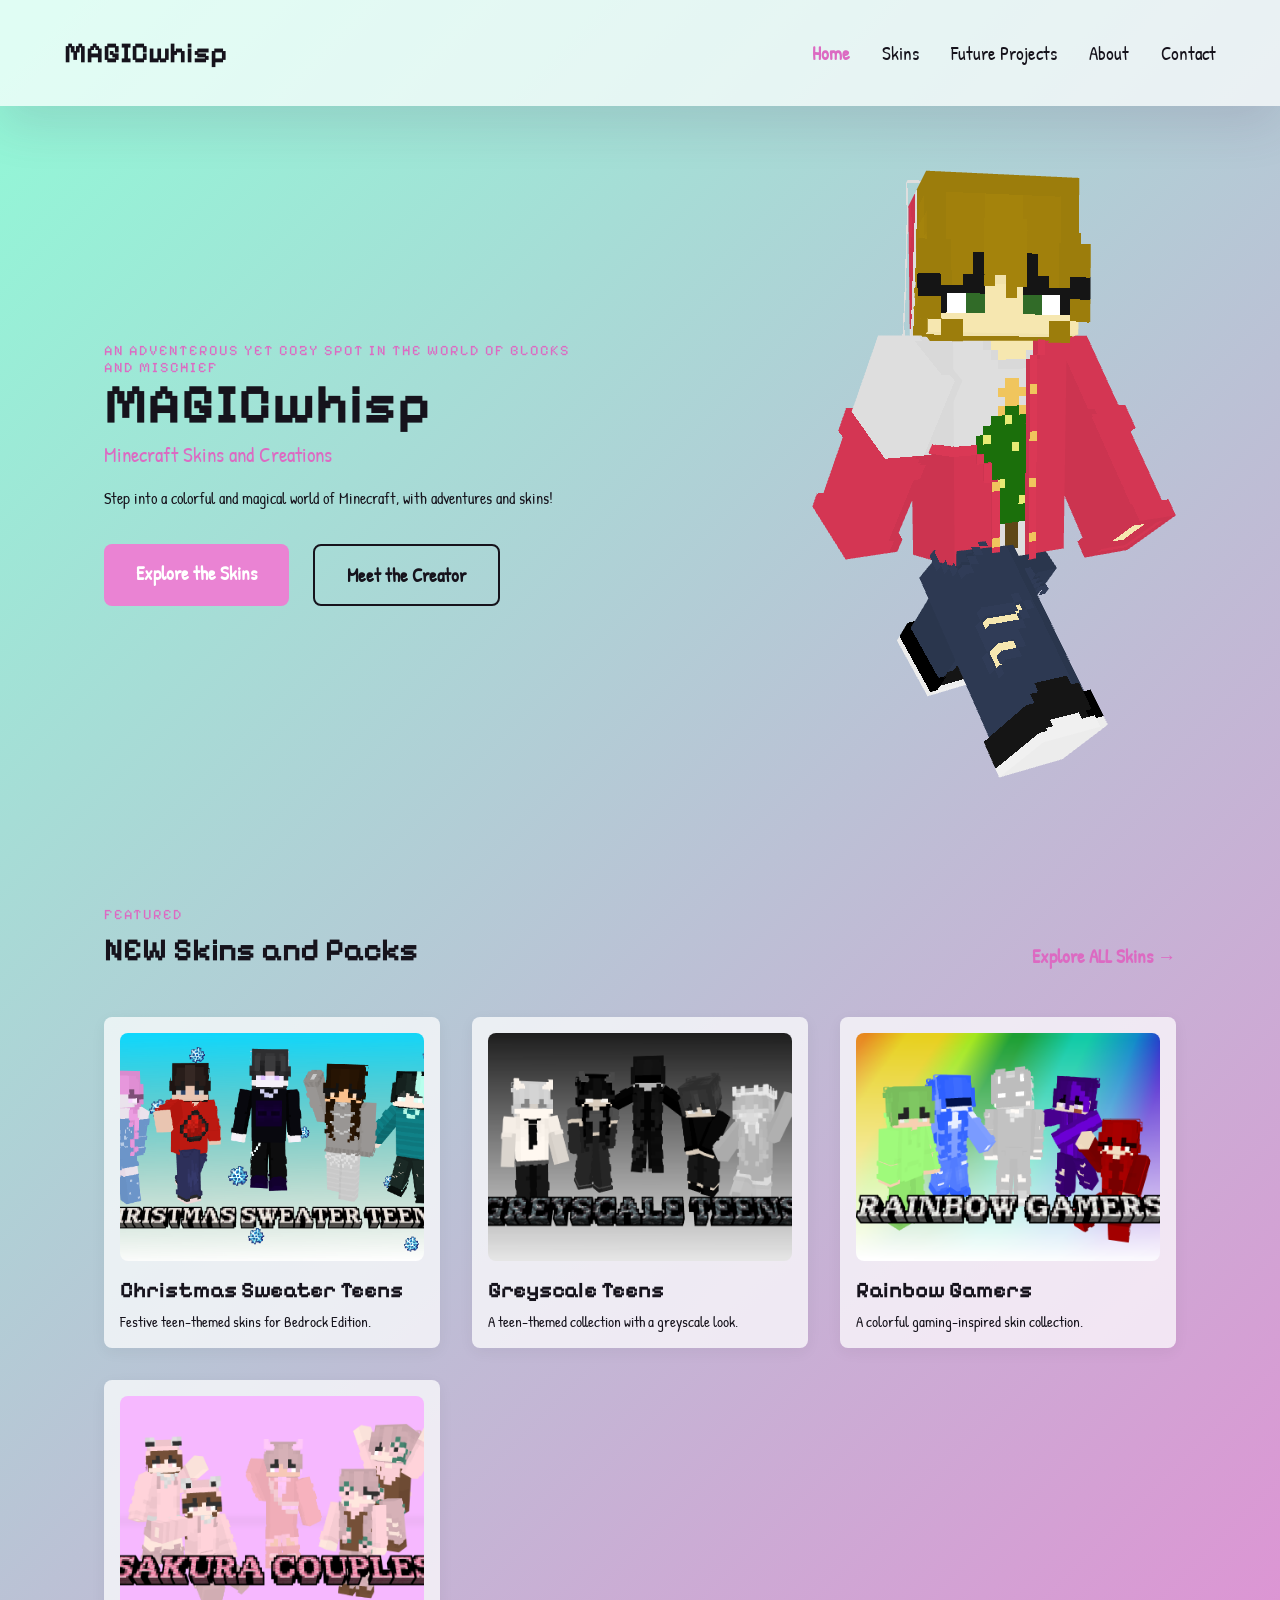
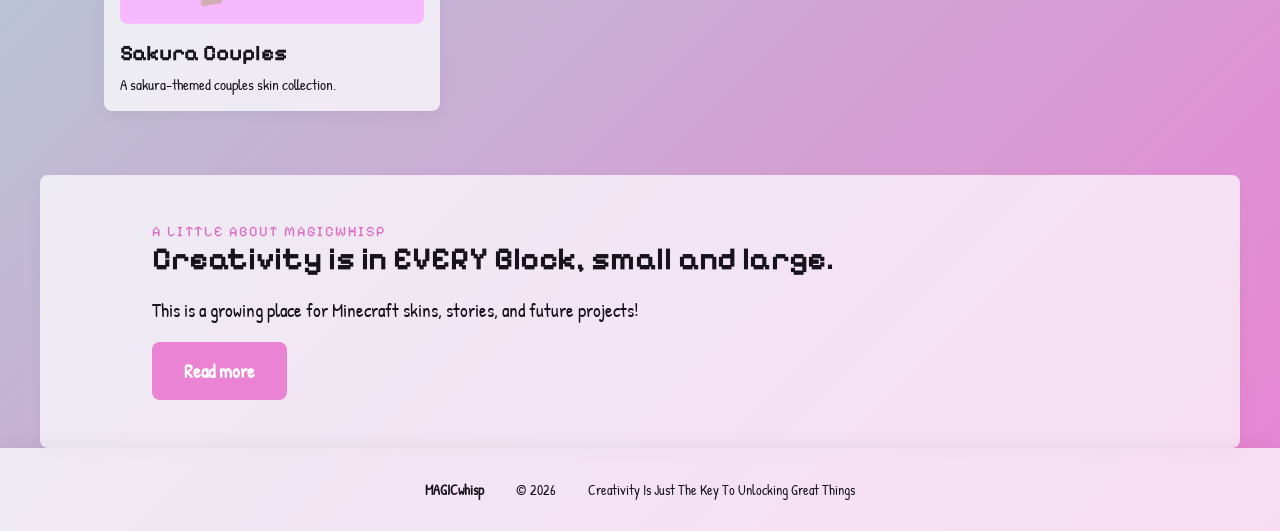
<file: index.html>
<!doctype html>
<html lang="en">
<head>
  <meta charset="UTF-8">
  <meta name="viewport" content="width=device-width, initial-scale=1.0">
  <meta name="description" content="MAGICwhisp Minecraft skins and creations.">
  <title>MAGICwhisp | Minecraft Skins & Creations</title>
  <link rel="preconnect" href="https://fonts.googleapis.com">
  <link rel="preconnect" href="https://fonts.gstatic.com" crossorigin>
  <link href="https://fonts.googleapis.com/css2?family=Pixelify+Sans:wght@400;500;600;700&family=Patrick+Hand&display=swap" rel="stylesheet">
  <link rel="stylesheet" href="css/style.css">
  <script defer src="js/site.js"></script>
</head>
<body>
  <div class="pixel-transition" aria-hidden="true"></div>
  <header class="site-header">
    <a class="brand" href="index.html" aria-label="MAGICwhisp home">MAGICwhisp</a>
    <button class="menu-toggle" aria-label="Open navigation" aria-expanded="false">☰</button>
    <nav class="site-nav" aria-label="Main navigation">
      <a class="active" href="index.html">Home</a>
      <a href="skins.html">Skins</a>
      <a href="future-projects.html">Future Projects</a>
      <a href="about.html">About</a>
      <a href="contact.html">Contact</a>
    </nav>
  </header>
  <main>
    <section class="hero page-shell">
      <div class="hero-copy">
        <p class="eyebrow">An adventerous yet cozy spot in the world of blocks and mischief</p>
        <h1>MAGICwhisp</h1>
        <p class="hero-subtitle">Minecraft Skins and Creations</p>
        <p class="hero-intro">Step into a colorful and magical world of Minecraft, with adventures and skins!</p>
        <div class="button-row">
          <a class="button" href="skins.html">Explore the Skins</a>
          <a class="button button-quiet" href="about.html">Meet the Creator</a>
        </div>
      </div>
      <img class="hero-art" src="assets/images/B.png" alt="My Christmas Style">
    </section>
    <section class="page-shell section-block">
      <div class="section-heading">
        <div><p class="eyebrow">Featured</p><h2>NEW Skins and Packs</h2></div>
        <a class="text-link" href="skins.html">Explore ALL Skins →</a>
      </div>
      <div class="feature-grid">
        <a class="feature-card" href="pack.html?pack=christmas-sweater-teens">
          <img class="card-image" src="assets/images/christmas-sweater-teens.png" alt="Christmas Sweater Teens skin pack">
          <h3>Christmas Sweater Teens</h3>
          <p>Festive teen-themed skins for Bedrock Edition.</p>
        </a>
        <a class="feature-card" href="pack.html?pack=greyscale-teens">
          <img class="card-image" src="assets/images/greyscale-teens.png" alt="Greyscale Teens skin pack">
          <h3>Greyscale Teens</h3>
          <p>A teen-themed collection with a greyscale look.</p>
        </a>
        <a class="feature-card" href="pack.html?pack=rainbow-gamers">
          <img class="card-image" src="assets/images/rainbow-gamers.png" alt="Rainbow Gamers skin pack">
          <h3>Rainbow Gamers</h3>
          <p>A colorful gaming-inspired skin collection.</p>
        </a>
        <a class="feature-card" href="pack.html?pack=sakura-couples">
          <img class="card-image" src="assets/images/sakura-couples.png" alt="Sakura Couples skin pack">
          <h3>Sakura Couples</h3>
          <p>A sakura-themed couples skin collection.</p>
        </a>
      </div>
    </section>
    <section class="page-shell callout">
      <div class="image-placeholder portrait-placeholder" role="img" aria-label="About MAGICwhisp" style="background-image:url('assets/images/YTAvatar.png');background-size:cover;background-position:center"></div>
      <div>
        <p class="eyebrow">A little about MAGICwhisp</p>
        <h2>Creativity is in EVERY Block, small and large.</h2>
        <p>This is a growing place for Minecraft skins, stories, and future projects!</p>
        <a class="button" href="about.html">Read more</a>
      </div>
    </section>
  </main>
  <footer class="site-footer"><strong>MAGICwhisp</strong><span>© 2026</span><span>Creativity Is Just The Key To Unlocking Great Things</span></footer>
</body>
</html>
</file>
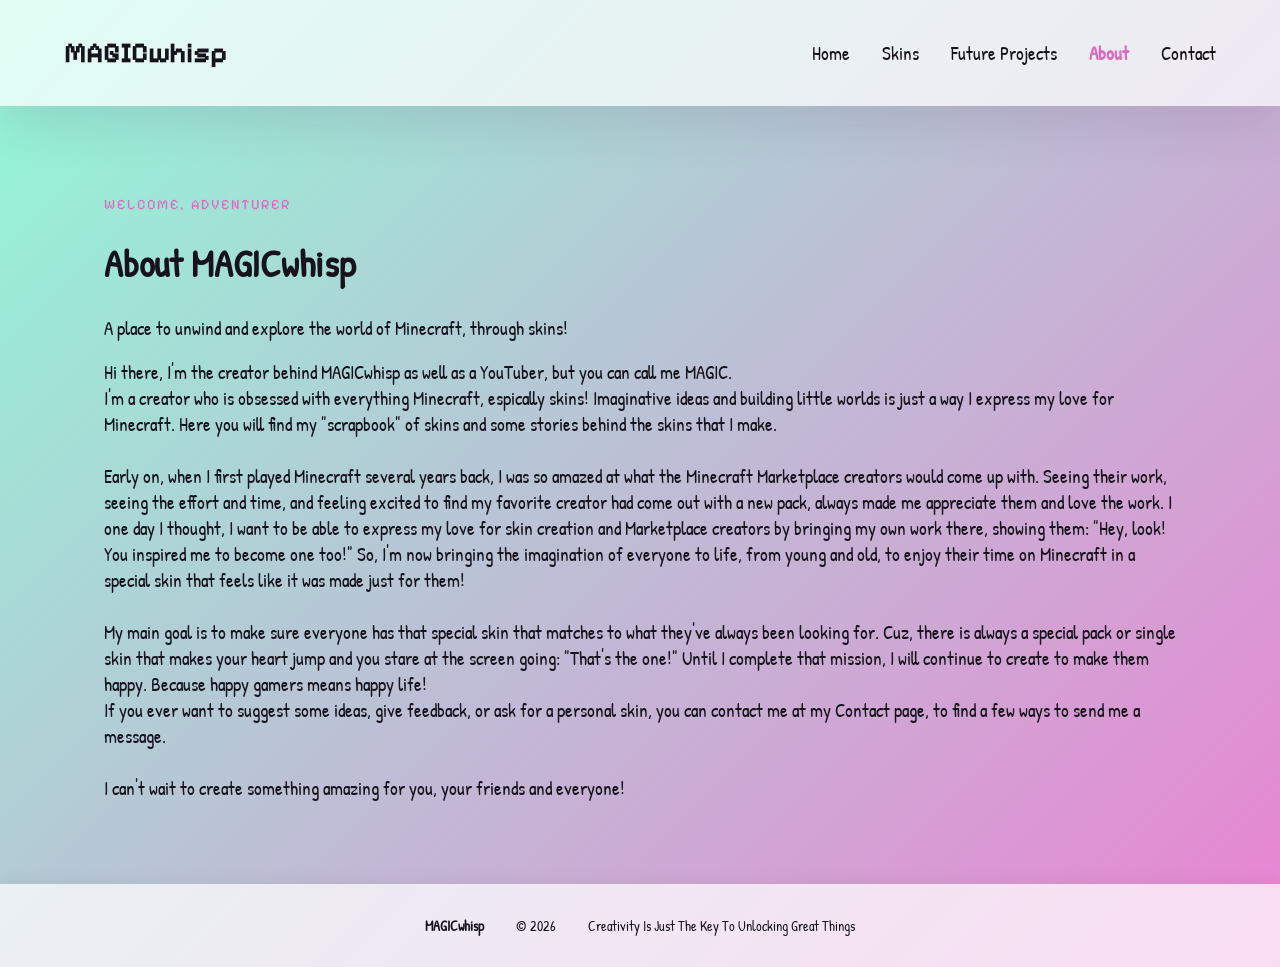
<file: about.html>
<!doctype html>
<html lang="en"><head><meta charset="UTF-8"><meta name="viewport" content="width=device-width, initial-scale=1.0"><title>About | MAGICwhisp</title><link rel="preconnect" href="https://fonts.googleapis.com"><link rel="preconnect" href="https://fonts.gstatic.com" crossorigin><link href="https://fonts.googleapis.com/css2?family=Pixelify+Sans:wght@400;500;600;700&family=Patrick+Hand&display=swap" rel="stylesheet"><link rel="stylesheet" href="css/style.css"><script defer src="js/site.js"></script></head><body><div class="pixel-transition" aria-hidden="true"></div><header class="site-header"><a class="brand" href="index.html">MAGICwhisp</a><button class="menu-toggle" aria-label="Open navigation" aria-expanded="false">☰</button><nav class="site-nav" aria-label="Main navigation"><a href="index.html">Home</a><a href="skins.html">Skins</a><a href="future-projects.html">Future Projects</a><a class="active" href="about.html">About</a><a href="contact.html">Contact</a></nav></header><main class="page-shell page-content"><div class="about-layout"><img
  class="detail-art"
><div><p class="eyebrow">Welcome, adventurer</p><h1>About MAGICwhisp</h1><p class="lead">A place to unwind and explore the world of Minecraft, through skins!</p><p>Hi there, I'm the creator behind MAGICwhisp as well as a <a href="https://www.youtube.com/@M.A.G.I.C_3">YouTuber</a>, but you can call me MAGIC.<br>I'm a creator who is obsessed with everything Minecraft, espically skins! Imaginative ideas and building little worlds is just a way I express my love for Minecraft. Here you will find my "scrapbook" of skins and some stories behind the skins that I make.<br><br>Early on, when I first played Minecraft several years back, I was so amazed at what the Minecraft Marketplace creators would come up with. Seeing their work, seeing the effort and time, and feeling excited to find my favorite creator had come out with a new pack, always made me appreciate them and love the work. I one day I thought, I want to be able to express my love for skin creation and Marketplace creators by bringing my own work there, showing them: "Hey, look! You inspired me to become one too!" So, I'm now bringing the imagination of everyone to life, from young and old, to enjoy their time on Minecraft in a special skin that feels like it was made just for them!<br><br>My main goal is to make sure everyone has that special skin that matches to what they've always been looking for. Cuz, there is always a special pack or single skin that makes your heart jump and you stare at the screen going: "That's the one!" Until I complete that mission, I will continue to create to make them happy. Because happy gamers means happy life!<br>If you ever want to suggest some ideas, give feedback, or ask for a personal skin, you can contact me at my <a href="contact.html">Contact</a> page, to find a few ways to send me a message.<br><br>I can't wait to create something amazing for you, your friends and everyone!</p></div></div></main><footer class="site-footer"><strong>MAGICwhisp</strong><span>© 2026</span><span>Creativity Is Just The Key To Unlocking Great Things</span></footer></body></html>
</file>
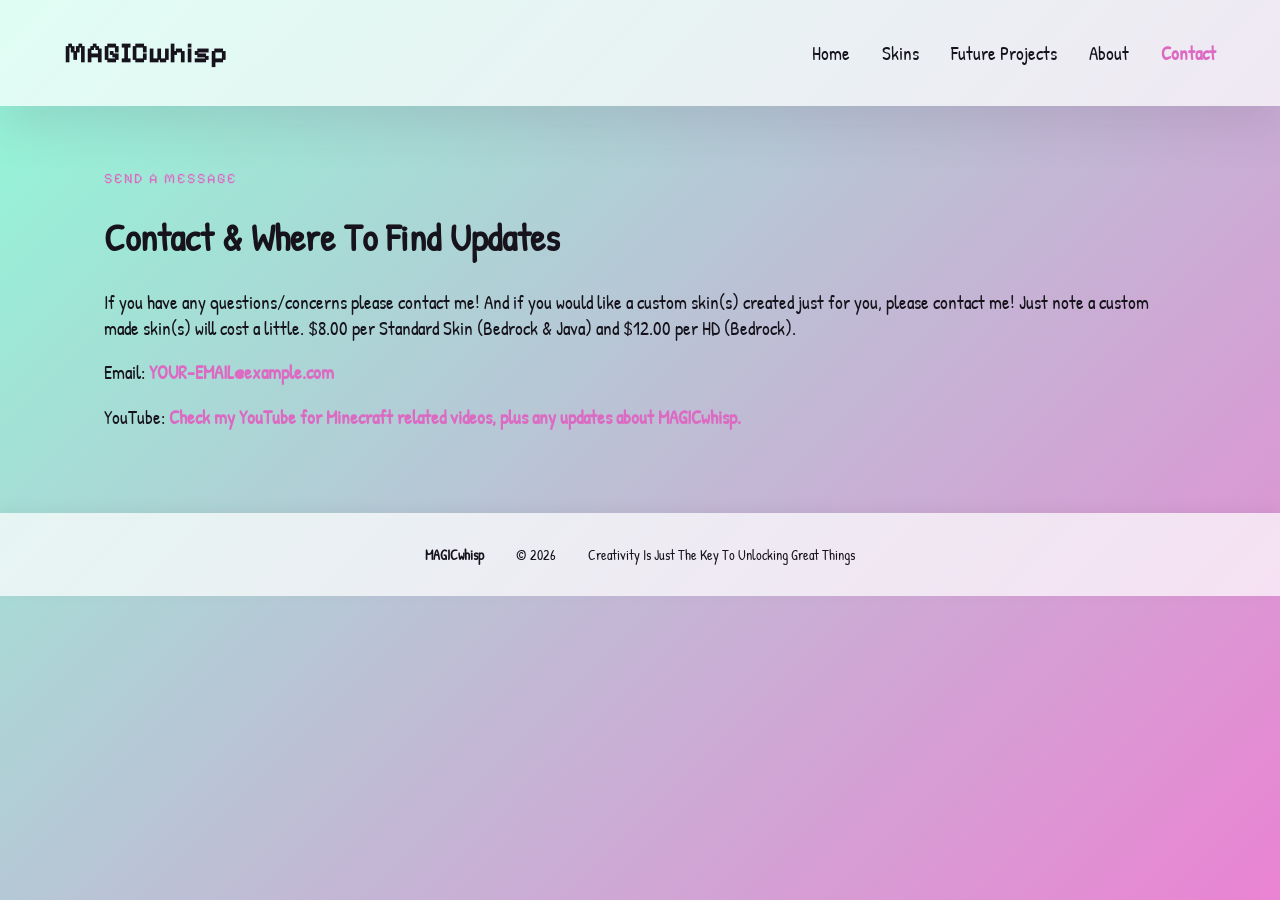
<file: contact.html>
<!doctype html>
<html lang="en"><head><meta charset="UTF-8"><meta name="viewport" content="width=device-width, initial-scale=1.0"><title>Contact | MAGICwhisp</title><link rel="preconnect" href="https://fonts.googleapis.com"><link rel="preconnect" href="https://fonts.gstatic.com" crossorigin><link href="https://fonts.googleapis.com/css2?family=Pixelify+Sans:wght@400;500;600;700&family=Patrick+Hand&display=swap" rel="stylesheet"><link rel="stylesheet" href="css/style.css"><script defer src="js/site.js"></script></head><body><div class="pixel-transition" aria-hidden="true"></div><header class="site-header"><a class="brand" href="index.html">MAGICwhisp</a><button class="menu-toggle" aria-label="Open navigation" aria-expanded="false">☰</button><nav class="site-nav" aria-label="Main navigation"><a href="index.html">Home</a><a href="skins.html">Skins</a><a href="future-projects.html">Future Projects</a><a href="about.html">About</a><a class="active" href="contact.html">Contact</a></nav></header><main class="page-shell page-content"><p class="eyebrow">Send a message</p><h1>Contact & Where To Find Updates</h1><p class="lead">If you have any questions/concerns please contact me! And if you would like a custom skin(s) created just for you, please contact me! Just note a custom made skin(s) will cost a little. $8.00 per Standard Skin (Bedrock & Java) and $12.00 per HD (Bedrock).</p><div class="contact-card"><p>Email: <a class="text-link" href="mailto:YOUR-EMAIL@example.com">YOUR-EMAIL@example.com</a></p><p>YouTube: <a class="text-link" href="https://www.youtube.com/@M.A.G.I.C_3">Check my YouTube for Minecraft related videos, plus any updates about MAGICwhisp.</a></p></div></main><footer class="site-footer"><strong>MAGICwhisp</strong><span>© 2026</span><span>Creativity Is Just The Key To Unlocking Great Things</span></footer></body></html>
</file>
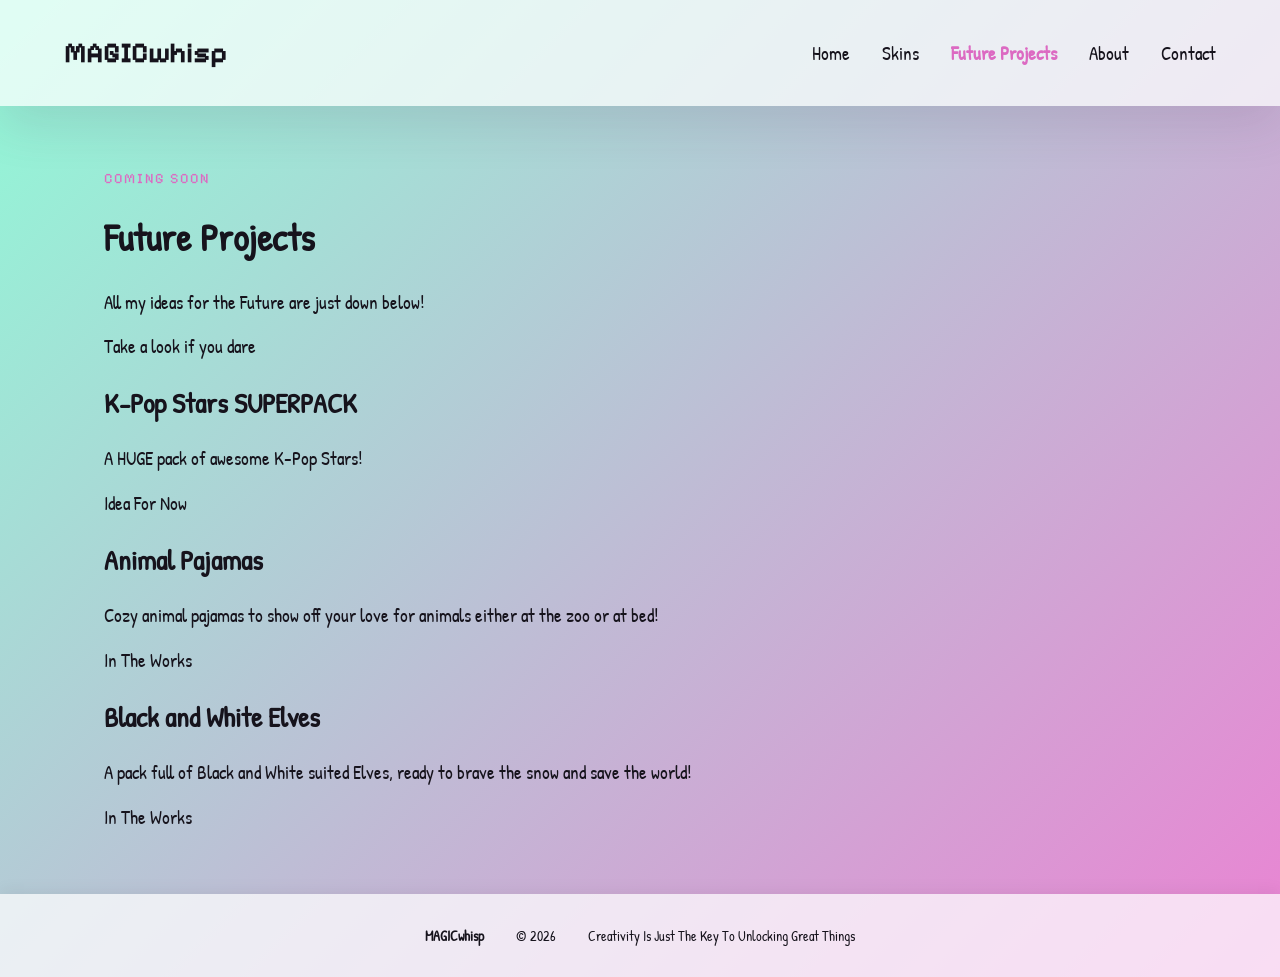
<file: future-projects.html>
<!doctype html>
<html lang="en"><head><meta charset="UTF-8"><meta name="viewport" content="width=device-width, initial-scale=1.0"><title>Future Projects | MAGICwhisp</title><link rel="preconnect" href="https://fonts.googleapis.com"><link rel="preconnect" href="https://fonts.gstatic.com" crossorigin><link href="https://fonts.googleapis.com/css2?family=Pixelify+Sans:wght@400;500;600;700&family=Patrick+Hand&display=swap" rel="stylesheet"><link rel="stylesheet" href="css/style.css"><script defer src="js/site.js"></script></head><body><div class="pixel-transition" aria-hidden="true"></div><header class="site-header"><a class="brand" href="index.html">MAGICwhisp</a><button class="menu-toggle" aria-label="Open navigation" aria-expanded="false">☰</button><nav class="site-nav" aria-label="Main navigation"><a href="index.html">Home</a><a href="skins.html">Skins</a><a class="active" href="future-projects.html">Future Projects</a><a href="about.html">About</a><a href="contact.html">Contact</a></nav></header><main class="page-shell page-content"><p class="eyebrow">Coming soon</p><h1>Future Projects</h1><p class="lead">All my ideas for the Future are just down below!</p><div class="project-list"><article><span class="tag">Take a look if you dare</span><h2>K-Pop Stars SUPERPACK</h2><p>A HUGE pack of awesome K-Pop Stars!</p></article><article><span class="tag">Idea For Now</span><h2>Animal Pajamas</h2><p>Cozy animal pajamas to show off your love for animals either at the zoo or at bed!</p></article><article><span class="tag">In The Works</span><h2>Black and White Elves</h2><p>A pack full of Black and White suited Elves, ready to brave the snow and save the world!</p></article><span class="tag">In The Works</span></article></div></main><footer class="site-footer"><strong>MAGICwhisp</strong><span>© 2026</span><span>Creativity Is Just The Key To Unlocking Great Things</span></footer></body></html>
</file>
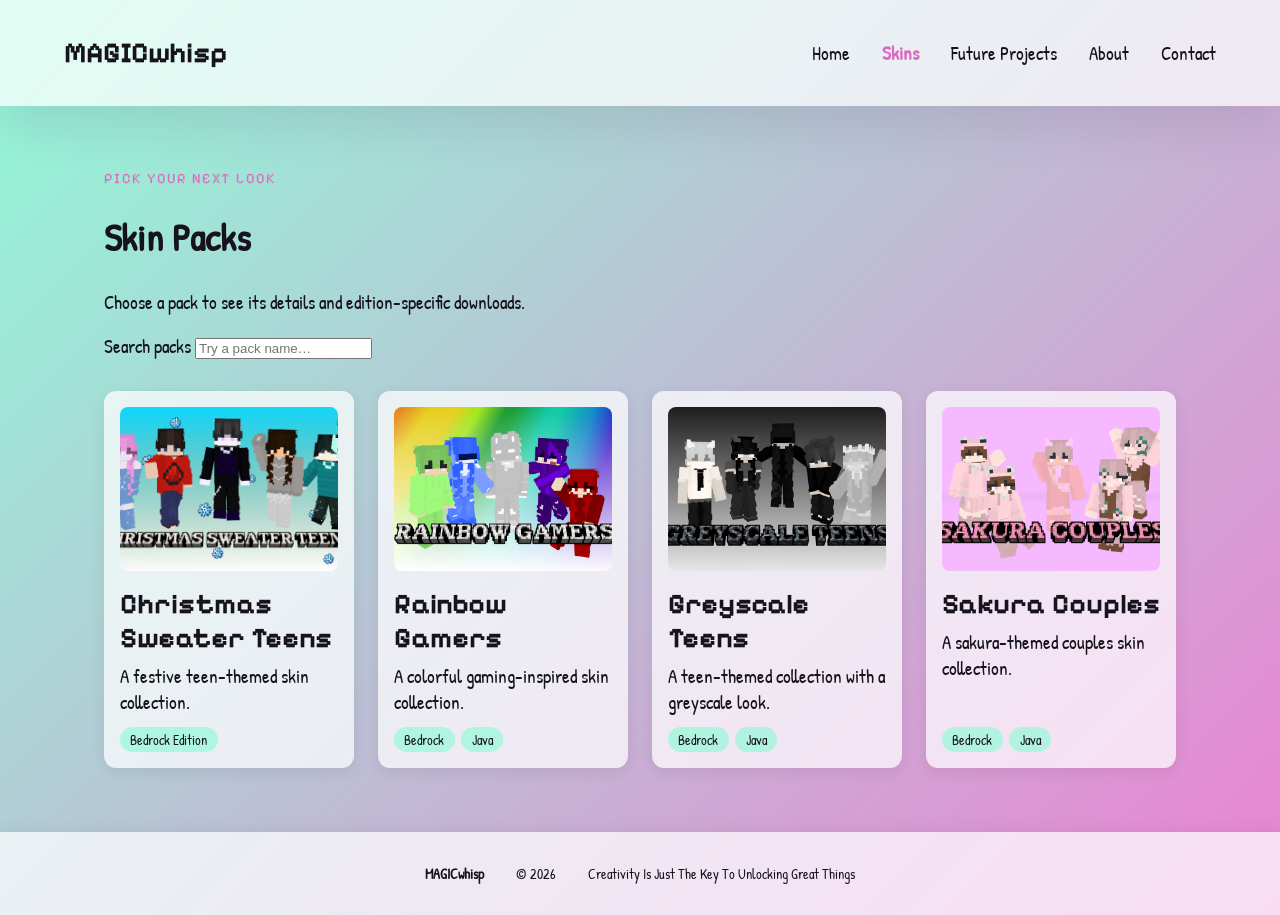
<file: skins.html>
<!doctype html>
<html lang="en">
<head>
  <meta charset="UTF-8">
  <meta name="viewport" content="width=device-width, initial-scale=1.0">
  <meta name="description" content="Browse MAGICwhisp Minecraft skin packs for Bedrock and Java Edition.">
  <title>Skin Packs | MAGICwhisp</title>
  <link rel="preconnect" href="https://fonts.googleapis.com">
  <link rel="preconnect" href="https://fonts.gstatic.com" crossorigin>
  <link href="https://fonts.googleapis.com/css2?family=Pixelify+Sans:wght@400;500;600;700&family=Patrick+Hand&display=swap" rel="stylesheet">
  <link rel="stylesheet" href="css/style.css">
  <script defer src="js/site.js"></script>
  <style>
    .pack-catalog-grid { display:grid; grid-template-columns:repeat(auto-fit,minmax(230px,1fr)); gap:1.5rem; margin-top:2rem; }
    a.pack-catalog-card { display:flex; flex-direction:column; padding:1rem; border-radius:.75rem; background:var(--paper); box-shadow:0 4px 15px rgba(0,0,0,.08); transition:transform .2s,box-shadow .2s; }
    a.pack-catalog-card:hover, a.pack-catalog-card:focus-visible { transform:translateY(-4px); box-shadow:var(--shadow); }
    .pack-catalog-card h2 { font-family:'Pixelify Sans',sans-serif; margin:1rem 0 .25rem; }
    .pack-catalog-card p { margin:.25rem 0 .75rem; }
    .edition-badges { display:flex; flex-wrap:wrap; gap:.4rem; margin-top:auto; }
    .edition-badge { display:inline-block; padding:.2rem .65rem; border-radius:999px; background:rgba(144,250,215,.65); font-size:.9rem; }
    .pack-catalog-card .card-image { object-fit:cover; }
    @media (max-width:600px) { .page-shell { padding:2rem 1.25rem; } }
  </style>
</head>
<body>
  <div class="pixel-transition" aria-hidden="true"></div>
  <header class="site-header">
    <a class="brand" href="index.html">MAGICwhisp</a>
    <button class="menu-toggle" aria-label="Open navigation" aria-expanded="false">☰</button>
    <nav class="site-nav" aria-label="Main navigation">
      <a href="index.html">Home</a>
      <a class="active" href="skins.html">Skins</a>
      <a href="future-projects.html">Future Projects</a>
      <a href="about.html">About</a>
      <a href="contact.html">Contact</a>
    </nav>
  </header>
  <main class="page-shell page-content">
    <p class="eyebrow">Pick your next look</p>
    <h1>Skin Packs</h1>
    <p class="lead">Choose a pack to see its details and edition-specific downloads.</p>
    <label class="search-label" for="skin-search">Search packs <input id="skin-search" type="search" placeholder="Try a pack name…"></label>
    <section class="pack-catalog-grid" aria-label="Available skin packs">
      <a class="pack-catalog-card catalog-card" data-name="christmas sweater teens" data-theme="cozy christmas" href="pack.html?pack=christmas-sweater-teens">
        <img class="card-image" src="assets/images/christmas-sweater-teens.png" alt="Christmas Sweater Teens pack preview">
        <h2>Christmas Sweater Teens</h2>
        <p>A festive teen-themed skin collection.</p>
        <span class="edition-badges"><span class="edition-badge">Bedrock Edition</span></span>
      </a>
      <a class="pack-catalog-card catalog-card" data-name="rainbow gamers" data-theme="colorful gaming" href="pack.html?pack=rainbow-gamers">
        <img class="card-image" src="assets/images/rainbow-gamers.png" alt="Rainbow Gamers pack preview">
        <h2>Rainbow Gamers</h2>
        <p>A colorful gaming-inspired skin collection.</p>
        <span class="edition-badges"><span class="edition-badge">Bedrock</span><span class="edition-badge">Java</span></span>
      </a>
      <a class="pack-catalog-card catalog-card" data-name="greyscale teens" data-theme="greyscale monochrome" href="pack.html?pack=greyscale-teens">
        <img class="card-image" src="assets/images/greyscale-teens.png" alt="Greyscale Teens pack preview">
        <h2>Greyscale Teens</h2>
        <p>A teen-themed collection with a greyscale look.</p>
        <span class="edition-badges"><span class="edition-badge">Bedrock</span><span class="edition-badge">Java</span></span>
      </a>
      <a class="pack-catalog-card catalog-card" data-name="sakura couples" data-theme="sakura couples" href="pack.html?pack=sakura-couples">
        <img class="card-image" src="assets/images/sakura-couples.png" alt="Sakura Couples pack preview">
        <h2>Sakura Couples</h2>
        <p>A sakura-themed couples skin collection.</p>
        <span class="edition-badges"><span class="edition-badge">Bedrock</span><span class="edition-badge">Java</span></span>
      </a>
    </section>
    <p class="empty-state" hidden>No matching packs yet—try another search.</p>
  </main>
  <footer class="site-footer"><strong>MAGICwhisp</strong><span>© 2026</span><span>Creativity Is Just The Key To Unlocking Great Things</span></footer>
</body>
</html>
</file>
<file: css/style.css>
:root { --mint:#90fad7; --mint-light:#b6f9e3; --pink:#ea83d3; --pink-dark:#dc6ac2; --ink:#16131c; --paper:rgba(255,255,255,.72); --shadow:0 18px 50px rgba(92,42,93,.14); }
* { box-sizing:border-box; }
html { scroll-behavior:smooth; }
body { margin:0; color:var(--ink); font-family:'Patrick Hand',cursive; font-size:1.18rem; background:linear-gradient(135deg,var(--mint) 0%,var(--pink) 100%); min-height:100vh; }
a { color:inherit; text-decoration:none; }
button { cursor:pointer; border:none; background:0; font-family:inherit; font-size:inherit; }
.pixel-transition { position:fixed; inset:0; z-index:10; pointer-events:none; opacity:0; background-image:radial-gradient(#fff 1px,transparent 1px); background-size:18px 18px; transition:opacity .3s ease-out; }
.site-header { display:flex; align-items:center; justify-content:space-between; padding:2rem 4rem; background:var(--paper); box-shadow:var(--shadow); }
.brand { font-family:'Pixelify Sans',sans-serif; font-size:1.8rem; font-weight:700; color:var(--ink); }
.menu-toggle { display:none; font-size:1.5rem; }
.site-nav { display:flex; gap:2rem; }
.site-nav a { font-weight:500; padding:0.5rem 0; transition:color .2s; }
.site-nav a:hover, .site-nav a.active { color:var(--pink-dark); font-weight:600; }
main { flex:1; }
.page-shell { max-width:1200px; margin:0 auto; padding:4rem; }
.hero { display:flex; align-items:center; justify-content:space-between; gap:4rem; }
.hero-copy h1 { font-family:'Pixelify Sans',sans-serif; font-size:3.5rem; margin:0; line-height:1; }
.hero-copy { max-width:500px; }
.eyebrow { font-family:'Pixelify Sans',sans-serif; color:var(--pink-dark); font-size:0.9rem; text-transform:uppercase; letter-spacing:2px; margin:0; }
.hero-subtitle { color:var(--pink-dark); font-size:1.3rem; margin:0.5rem 0; }
.hero-intro { font-size:1rem; line-height:1.8; margin:1rem 0 2rem 0; }
.button-row { display:flex; gap:1.5rem; flex-wrap:wrap; }
.button { display:inline-block; padding:1rem 2rem; background:var(--pink); color:#fff; border-radius:0.5rem; font-weight:600; transition:background .2s,transform .1s; }
.button:hover { background:var(--pink-dark); transform:translateY(-2px); }
.button-quiet { background:transparent; border:2px solid var(--ink); color:var(--ink); }
.button-quiet:hover { background:var(--ink); color:#fff; }
.hero-art { max-width:100%; height:auto; }
.image-placeholder { background:linear-gradient(135deg,#ddd,#eee); border-radius:0.5rem; }
.section-block { display:flex; flex-direction:column; gap:3rem; }
.section-heading { display:flex; align-items:flex-end; justify-content:space-between; gap:2rem; }
.section-heading h2 { font-family:'Pixelify Sans',sans-serif; font-size:2rem; margin:0; }
.section-heading .eyebrow { margin-bottom:0.5rem; }
.text-link { font-weight:600; color:var(--pink-dark); transition:color .2s; }
.text-link:hover { color:var(--pink); }
.feature-grid { display:grid; grid-template-columns:repeat(3,1fr); gap:2rem; }
.feature-card { display:flex; flex-direction:column; background:var(--paper); border-radius:0.5rem; padding:1rem; text-decoration:none; transition:transform .2s,box-shadow .2s; box-shadow:0 4px 15px rgba(0,0,0,.05); }
.feature-card:hover { transform:translateY(-4px); box-shadow:var(--shadow); }
.feature-card h3 { font-family:'Pixelify Sans',sans-serif; margin:1rem 0 0 0; }
.feature-card p { margin:0.5rem 0 0 0; font-size:0.95rem; }
.card-image { display: block;  width: 100%;  aspect-ratio: 4 / 3;  object-fit: cover;  border-radius: 0.5rem; }
.callout { display:flex; align-items:center; gap:4rem; background:var(--paper); padding:3rem; border-radius:0.5rem; box-shadow:0 4px 15px rgba(0,0,0,.05); }
.callout > img { flex-shrink:0; max-width:300px; height:auto; border-radius:0.5rem; }
.callout > div h2 { font-family:'Pixelify Sans',sans-serif; font-size:2rem; margin:0; }
.portrait-placeholder { background:linear-gradient(135deg,#ddd,#eee); }
.site-footer { background:var(--paper); text-align:center; padding:2rem; font-size:0.9rem; display:flex; gap:2rem; justify-content:center; flex-wrap:wrap; box-shadow:0 -4px 15px rgba(0,0,0,.05); }
.site-footer strong { font-weight:700; }
@media (max-width:760px) { .site-header { padding:1rem 1.25rem; } .menu-toggle { display:block; } .site-nav { display:none; position:absolute; z-index:5; top:4.2rem; left:1rem; right:1rem; padding:1rem; background:var(--paper); border-radius:0.5rem; flex-direction:column; gap:1rem; box-shadow:var(--shadow); } .site-nav.active { display:flex; } .page-shell { padding:2rem 1rem; } .hero-copy { max-width:none; } .feature-grid { grid-template-columns:1fr; } .callout { flex-direction:column; } .callout img { max-width:100%; } }
</file>
